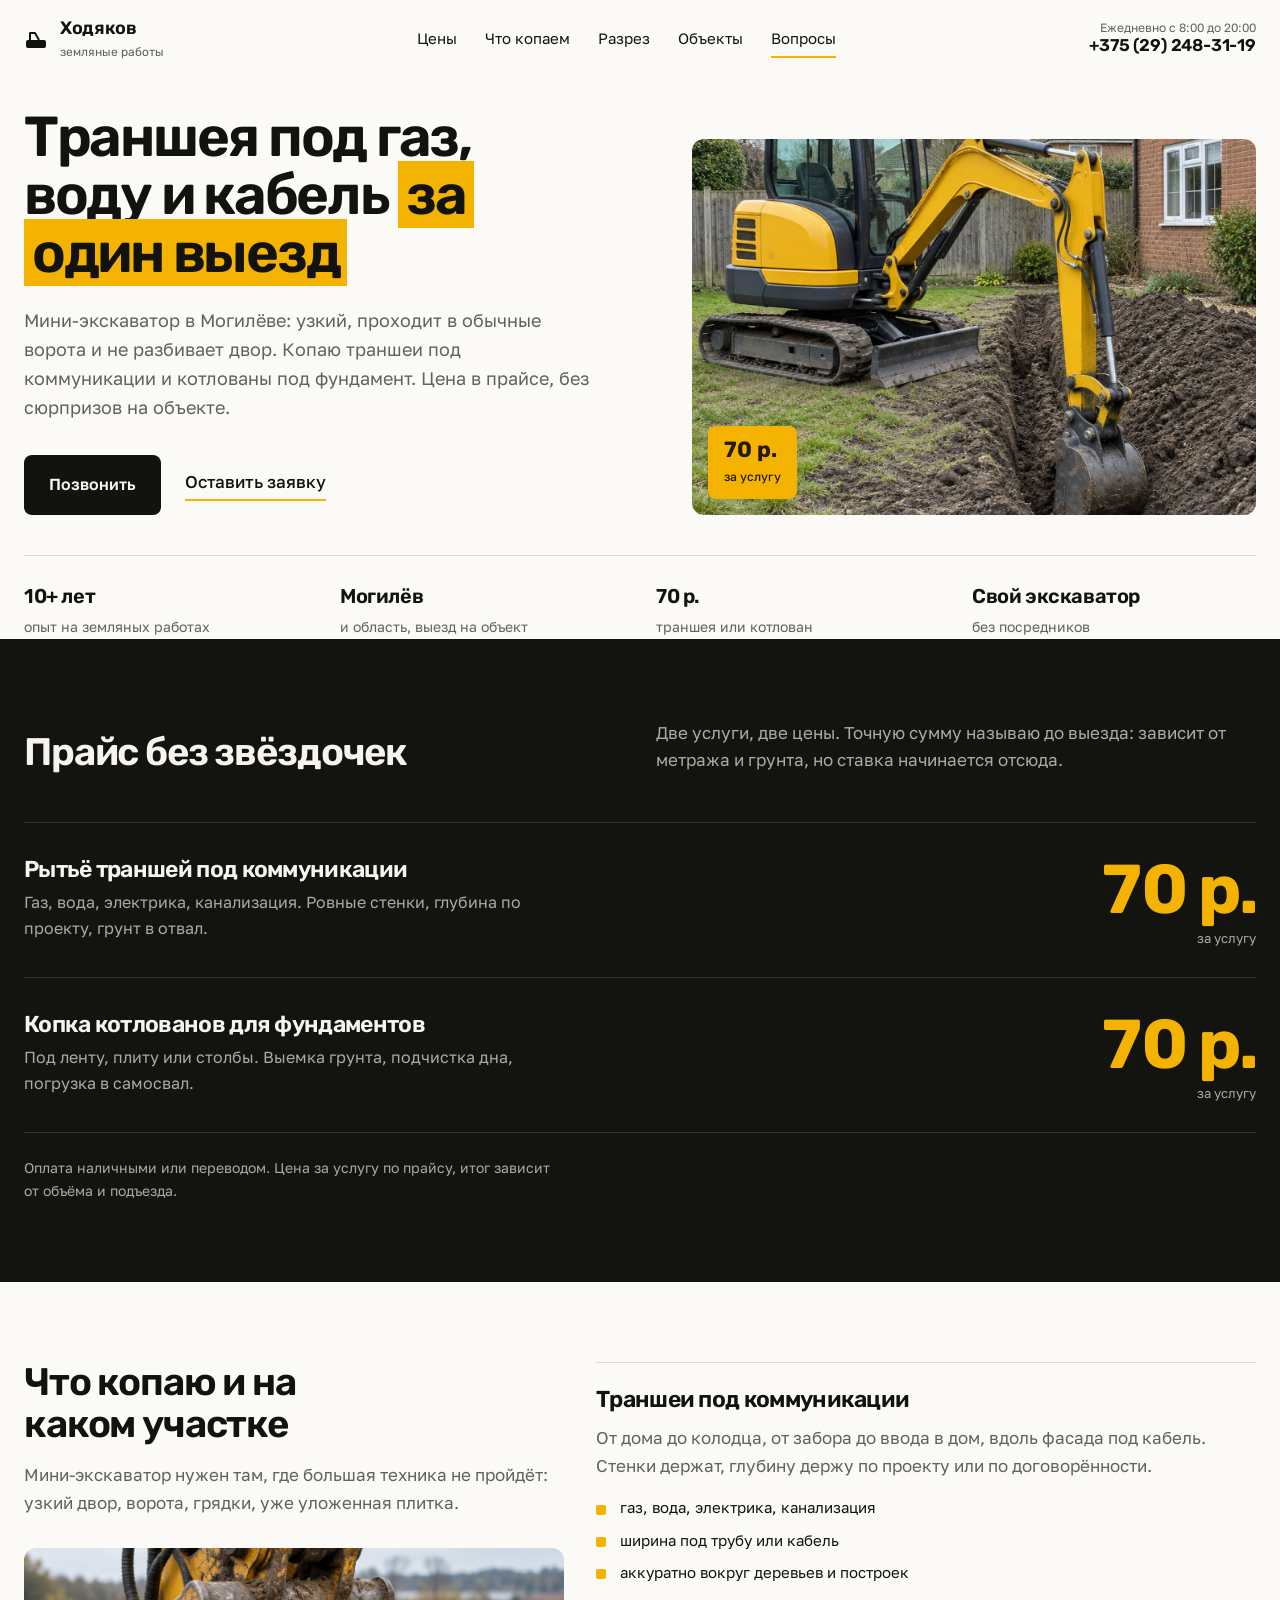
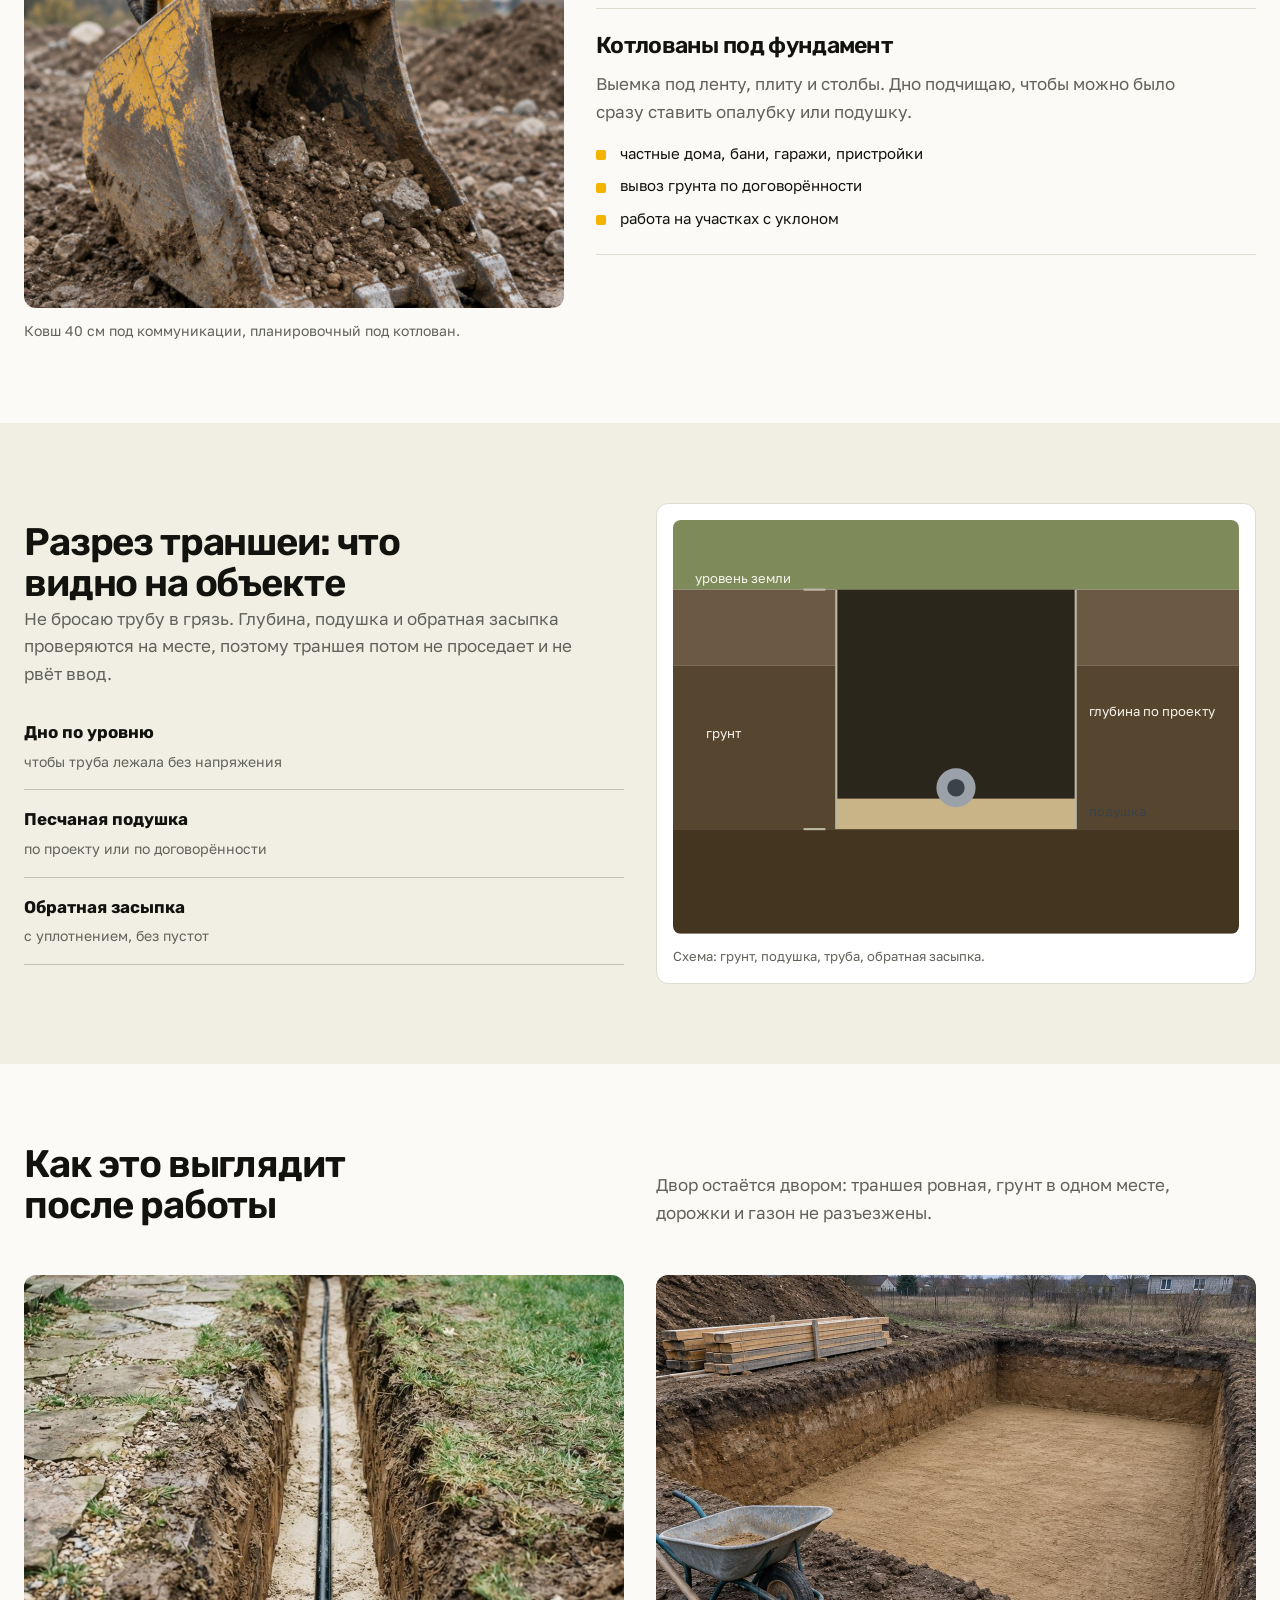
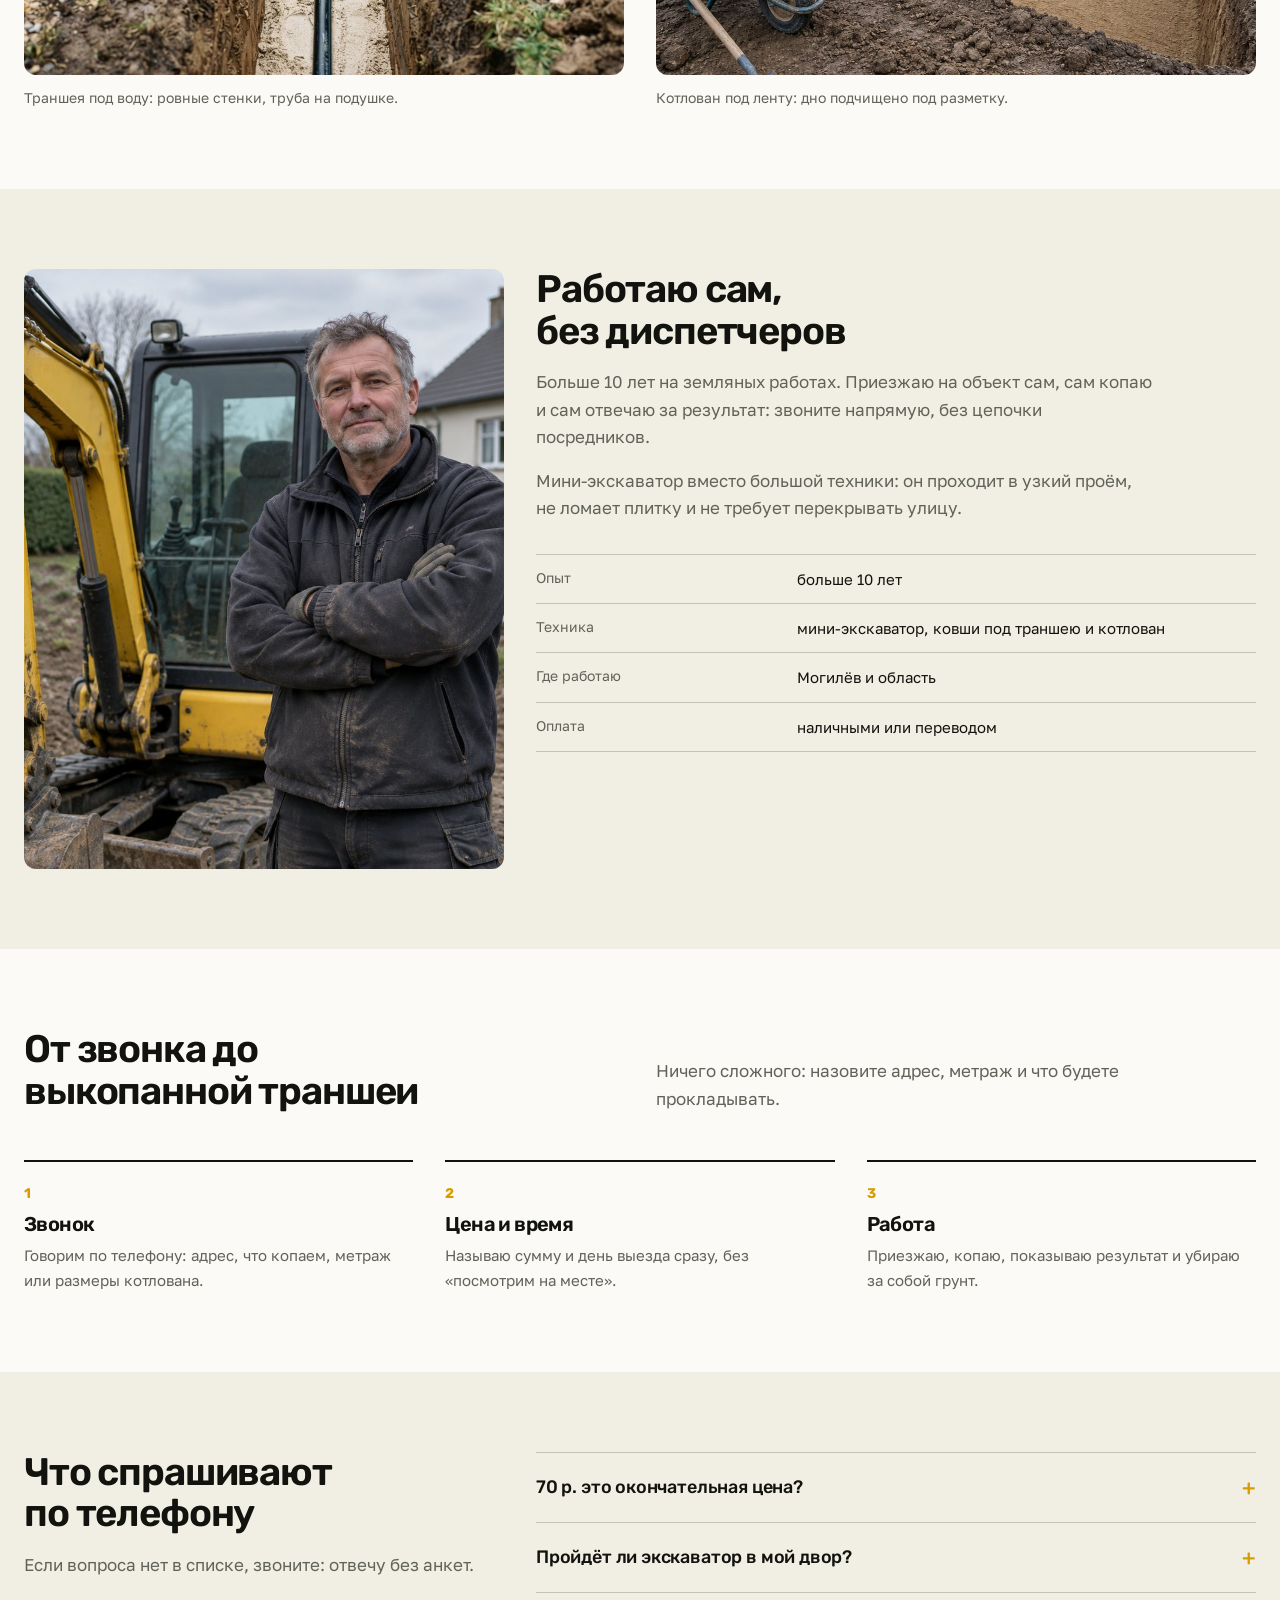
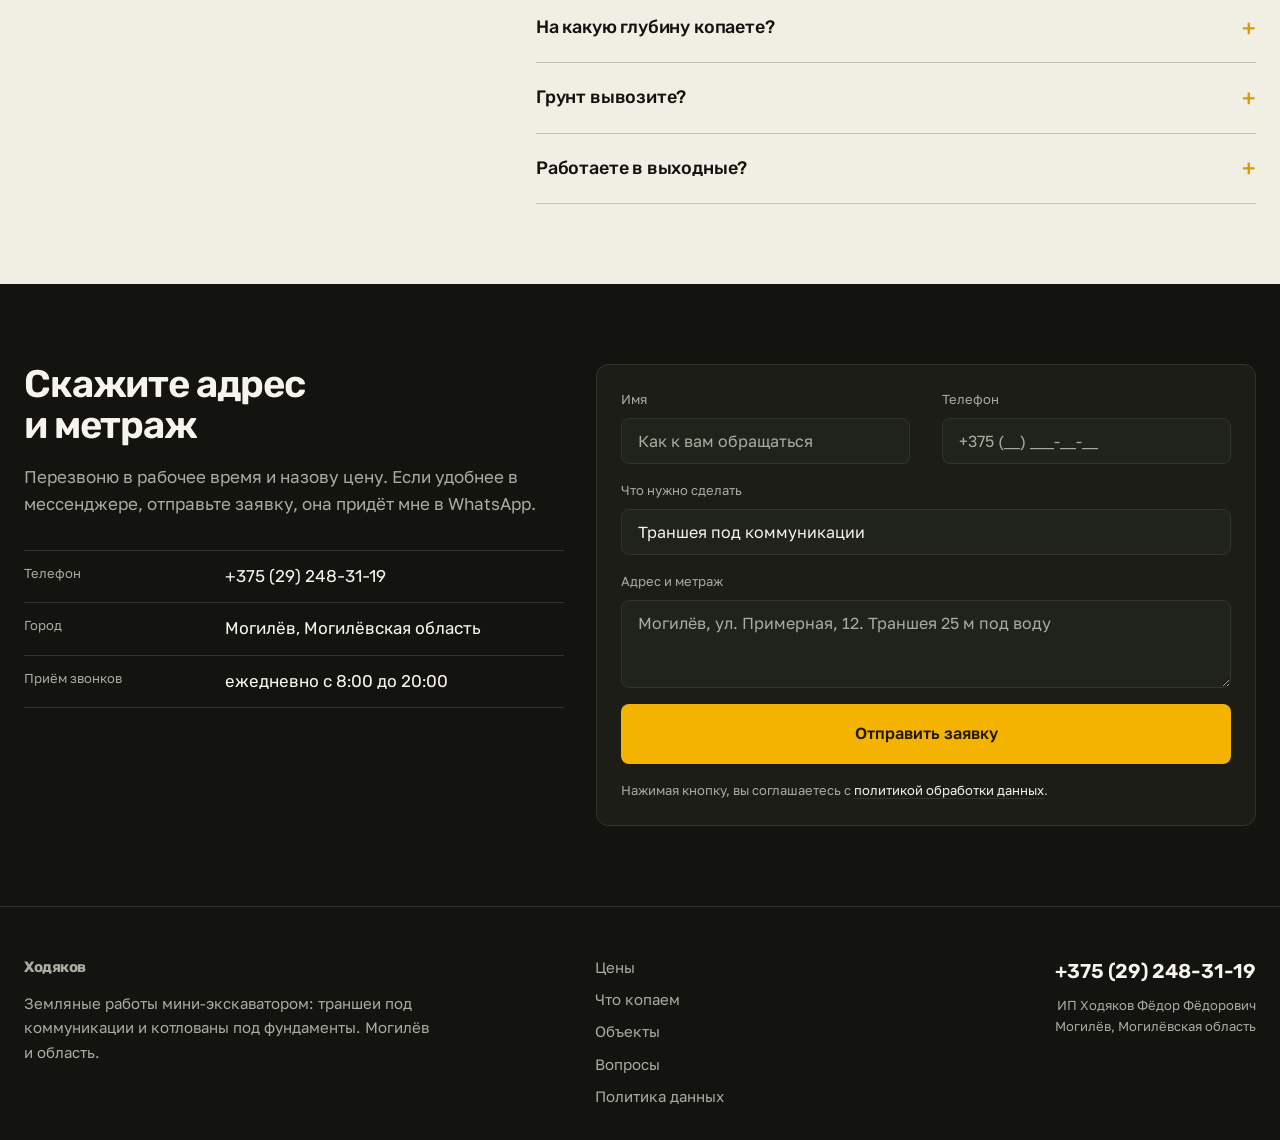
<file: index.html>
<!doctype html>
<html lang="ru">
<head>
<meta charset="utf-8">
<meta name="viewport" content="width=device-width, initial-scale=1">
<title>Земляные работы в Могилёве: траншеи и котлованы от 70 р. | ИП Ходяков</title>
<meta name="description" content="Мини-экскаватор в Могилёве: рытьё траншей под газ, воду и электрику, копка котлованов под фундамент. 70 р. за услугу, опыт больше 10 лет. Звоните: +375 (29) 248-31-19.">
<link rel="canonical" href="https://romjjjke.github.io/khodyakov/">
<meta name="theme-color" content="#F5B301">
<meta property="og:type" content="website">
<meta property="og:title" content="Земляные работы в Могилёве: траншеи и котлованы от 70 р.">
<meta property="og:description" content="Мини-экскаватор: траншеи под коммуникации и котлованы под фундамент. 70 р. за услугу. Могилёв и область.">
<meta property="og:url" content="https://romjjjke.github.io/khodyakov/">
<meta property="og:image" content="https://romjjjke.github.io/khodyakov/assets/img/dig.jpg">
<meta property="og:locale" content="ru_BY">
<link rel="icon" href="favicon.svg" type="image/svg+xml">
<link rel="preconnect" href="https://fonts.googleapis.com">
<link rel="preconnect" href="https://fonts.gstatic.com" crossorigin>
<link href="https://fonts.googleapis.com/css2?family=Golos+Text:wght@400;500;600&family=Rubik:wght@500;600;700&display=swap" rel="stylesheet">
<link rel="stylesheet" href="assets/css/style.css">
<script type="application/ld+json">
{
  "@context": "https://schema.org",
  "@type": "LocalBusiness",
  "name": "ИП Ходяков Фёдор Фёдорович, земляные работы",
  "description": "Мини-экскаватор: рытьё траншей под коммуникации, копка котлованов под фундаменты.",
  "telephone": "+375292483119",
  "url": "https://romjjjke.github.io/khodyakov/",
  "image": "https://romjjjke.github.io/khodyakov/assets/img/dig.jpg",
  "priceRange": "от 70 BYN",
  "address": {"@type": "PostalAddress", "addressLocality": "Могилёв", "addressRegion": "Могилёвская область", "addressCountry": "BY"},
  "areaServed": "Могилёв и Могилёвская область",
  "openingHours": "Mo-Su 08:00-20:00"
}
</script>
</head>
<body>
<a class="skip" href="#main">К содержанию</a>

<header class="header" id="header">
  <div class="wrap header__inner">
    <a class="brand" href="#top" aria-label="Ходяков, земляные работы, на главную">
      <svg class="brand__mark" width="24" height="24" viewBox="0 0 24 24" aria-hidden="true"><rect x="2" y="14" width="20" height="8" rx="2" fill="currentColor"/><path d="M6 14V7h5l4 7" fill="none" stroke="currentColor" stroke-width="2" stroke-linejoin="round"/></svg>
      <span class="brand__text">Ходяков <b>земляные работы</b></span>
    </a>
    <nav class="nav" id="nav" aria-label="Основная навигация">
      <a href="#ceny">Цены</a>
      <a href="#kopaem">Что копаем</a>
      <a href="#razrez">Разрез</a>
      <a href="#obekty">Объекты</a>
      <a href="#voprosy">Вопросы</a>
    </nav>
    <div class="header__actions">
      <a class="header__phone" href="tel:+375292483119">
        <span class="header__phone-label">Ежедневно с 8:00 до 20:00</span>
        <span class="header__phone-number">+375 (29) 248-31-19</span>
      </a>
      <button class="burger" id="burger" type="button" aria-expanded="false" aria-controls="menu" aria-label="Открыть меню">
        <span></span><span></span><span></span>
      </button>
    </div>
  </div>
</header>

<div class="menu" id="menu" hidden>
  <nav class="menu__nav" aria-label="Меню">
    <a href="#ceny">Цены</a>
    <a href="#kopaem">Что копаем</a>
    <a href="#razrez">Разрез траншеи</a>
    <a href="#obekty">Объекты</a>
    <a href="#voprosy">Вопросы</a>
    <a href="#zayavka">Заявка</a>
  </nav>
  <a class="menu__phone" href="tel:+375292483119">+375 (29) 248-31-19</a>
</div>

<main id="main">

  <section class="hero" id="top">
    <div class="wrap hero__grid">
      <div class="hero__copy">
        <h1 class="hero__title">Траншея под газ, воду и кабель <span class="hero__title-mark">за один выезд</span></h1>
        <p class="hero__lede">
          Мини-экскаватор в Могилёве: узкий, проходит в обычные ворота и не
          разбивает двор. Копаю траншеи под коммуникации и котлованы под
          фундамент. Цена в прайсе, без сюрпризов на объекте.
        </p>
        <div class="hero__actions">
          <a class="btn btn--ink" href="tel:+375292483119">Позвонить</a>
          <a class="link-arrow" href="#zayavka">Оставить заявку</a>
        </div>
      </div>
      <figure class="hero__media">
        <img src="assets/img/dig.jpg" width="1400" height="933" alt="Мини-экскаватор копает траншею во дворе частного дома" fetchpriority="high" decoding="async">
        <span class="sticker">70 р.<br><i>за услугу</i></span>
      </figure>
    </div>
    <div class="wrap">
      <ul class="facts">
        <li><b>10+ лет</b><span>опыт на земляных работах</span></li>
        <li><b>Могилёв</b><span>и область, выезд на объект</span></li>
        <li><b>70 р.</b><span>траншея или котлован</span></li>
        <li><b>Свой экскаватор</b><span>без посредников</span></li>
      </ul>
    </div>
  </section>

  <section class="section section--dark" id="ceny">
    <div class="wrap">
      <header class="head">
        <h2 class="head__title">Прайс без звёздочек</h2>
        <p class="head__text">Две услуги, две цены. Точную сумму называю до выезда: зависит от метража и грунта, но ставка начинается отсюда.</p>
      </header>
      <ul class="price">
        <li class="price__row">
          <div class="price__body">
            <h3>Рытьё траншей под коммуникации</h3>
            <p>Газ, вода, электрика, канализация. Ровные стенки, глубина по проекту, грунт в отвал.</p>
          </div>
          <p class="price__value">70 р.<span>за услугу</span></p>
        </li>
        <li class="price__row">
          <div class="price__body">
            <h3>Копка котлованов для фундаментов</h3>
            <p>Под ленту, плиту или столбы. Выемка грунта, подчистка дна, погрузка в самосвал.</p>
          </div>
          <p class="price__value">70 р.<span>за услугу</span></p>
        </li>
      </ul>
      <p class="price__note">Оплата наличными или переводом. Цена за услугу по прайсу, итог зависит от объёма и подъезда.</p>
    </div>
  </section>

  <section class="section" id="kopaem">
    <div class="wrap split">
      <div class="split__head">
        <h2 class="head__title">Что копаю и на каком участке</h2>
        <p class="head__text">Мини-экскаватор нужен там, где большая техника не пройдёт: узкий двор, ворота, грядки, уже уложенная плитка.</p>
        <figure class="split__figure">
          <img src="assets/img/bucket.jpg" width="1200" height="800" alt="Ковш мини-экскаватора с землёй" loading="lazy" decoding="async">
          <figcaption>Ковш 40 см под коммуникации, планировочный под котлован.</figcaption>
        </figure>
      </div>
      <div class="split__body">
        <article class="job">
          <h3>Траншеи под коммуникации</h3>
          <p>От дома до колодца, от забора до ввода в дом, вдоль фасада под кабель. Стенки держат, глубину держу по проекту или по договорённости.</p>
          <ul>
            <li>газ, вода, электрика, канализация</li>
            <li>ширина под трубу или кабель</li>
            <li>аккуратно вокруг деревьев и построек</li>
          </ul>
        </article>
        <article class="job">
          <h3>Котлованы под фундамент</h3>
          <p>Выемка под ленту, плиту и столбы. Дно подчищаю, чтобы можно было сразу ставить опалубку или подушку.</p>
          <ul>
            <li>частные дома, бани, гаражи, пристройки</li>
            <li>вывоз грунта по договорённости</li>
            <li>работа на участках с уклоном</li>
          </ul>
        </article>
      </div>
    </div>
  </section>

  <section class="section section--tint" id="razrez">
    <div class="wrap cut">
      <div class="cut__copy">
        <h2 class="head__title">Разрез траншеи: что видно на объекте</h2>
        <p class="head__text">Не бросаю трубу в грязь. Глубина, подушка и обратная засыпка проверяются на месте, поэтому траншея потом не проседает и не рвёт ввод.</p>
        <ol class="cut__list">
          <li><b>Дно по уровню</b><span>чтобы труба лежала без напряжения</span></li>
          <li><b>Песчаная подушка</b><span>по проекту или по договорённости</span></li>
          <li><b>Обратная засыпка</b><span>с уплотнением, без пустот</span></li>
        </ol>
      </div>
      <figure class="cut__figure">
        <svg viewBox="0 0 520 380" role="img" aria-label="Разрез траншеи: грунт, песчаная подушка, труба, обратная засыпка">
          <rect x="0" y="0" width="520" height="64" fill="var(--c-grass)"/>
          <rect x="0" y="64" width="520" height="70" fill="var(--c-soil-1)"/>
          <rect x="0" y="134" width="520" height="150" fill="var(--c-soil-2)"/>
          <rect x="0" y="284" width="520" height="96" fill="var(--c-soil-3)"/>
          <rect x="150" y="64" width="220" height="220" fill="var(--c-trench)"/>
          <rect x="150" y="256" width="220" height="28" fill="var(--c-sand)"/>
          <circle cx="260" cy="246" r="18" fill="var(--c-pipe)"/>
          <circle cx="260" cy="246" r="8" fill="var(--c-pipe-in)"/>
          <line x1="150" y1="64" x2="150" y2="284" stroke="var(--c-mark)" stroke-width="2"/>
          <line x1="370" y1="64" x2="370" y2="284" stroke="var(--c-mark)" stroke-width="2"/>
          <line x1="120" y1="64" x2="140" y2="64" stroke="var(--c-mark)" stroke-width="2"/>
          <line x1="120" y1="284" x2="140" y2="284" stroke="var(--c-mark)" stroke-width="2"/>
          <text class="cut__label" x="20" y="58">уровень земли</text>
          <text class="cut__label" x="382" y="180">глубина по проекту</text>
          <text class="cut__label" x="382" y="272">подушка</text>
          <text class="cut__label" x="30" y="200">грунт</text>
        </svg>
        <figcaption>Схема: грунт, подушка, труба, обратная засыпка.</figcaption>
      </figure>
    </div>
  </section>

  <section class="section" id="obekty">
    <div class="wrap">
      <header class="head">
        <h2 class="head__title">Как это выглядит после работы</h2>
        <p class="head__text">Двор остаётся двором: траншея ровная, грунт в одном месте, дорожки и газон не разъезжены.</p>
      </header>
      <div class="gallery">
        <figure class="gallery__item">
          <img src="assets/img/trench.jpg" width="1200" height="800" alt="Готовая траншея с уложенной трубой" loading="lazy" decoding="async">
          <figcaption>Траншея под воду: ровные стенки, труба на подушке.</figcaption>
        </figure>
        <figure class="gallery__item">
          <img src="assets/img/pit.jpg" width="1200" height="800" alt="Котлован под фундамент с зачищенным дном" loading="lazy" decoding="async">
          <figcaption>Котлован под ленту: дно подчищено под разметку.</figcaption>
        </figure>
      </div>
    </div>
  </section>

  <section class="section section--tint" id="o-nas">
    <div class="wrap about">
      <figure class="about__media">
        <img src="assets/img/owner.jpg" width="900" height="1000" alt="Фёдор Ходяков рядом с мини-экскаватором" loading="lazy" decoding="async">
      </figure>
      <div class="about__body">
        <h2 class="head__title">Работаю сам, без диспетчеров</h2>
        <p>Больше 10 лет на земляных работах. Приезжаю на объект сам, сам копаю и сам отвечаю за результат: звоните напрямую, без цепочки посредников.</p>
        <p>Мини-экскаватор вместо большой техники: он проходит в узкий проём, не ломает плитку и не требует перекрывать улицу.</p>
        <dl class="fact-list">
          <div><dt>Опыт</dt><dd>больше 10 лет</dd></div>
          <div><dt>Техника</dt><dd>мини-экскаватор, ковши под траншею и котлован</dd></div>
          <div><dt>Где работаю</dt><dd>Могилёв и область</dd></div>
          <div><dt>Оплата</dt><dd>наличными или переводом</dd></div>
        </dl>
      </div>
    </div>
  </section>

  <section class="section" id="kak">
    <div class="wrap">
      <header class="head">
        <h2 class="head__title">От звонка до выкопанной траншеи</h2>
        <p class="head__text">Ничего сложного: назовите адрес, метраж и что будете прокладывать.</p>
      </header>
      <ol class="steps">
        <li><b>1</b><h3>Звонок</h3><p>Говорим по телефону: адрес, что копаем, метраж или размеры котлована.</p></li>
        <li><b>2</b><h3>Цена и время</h3><p>Называю сумму и день выезда сразу, без «посмотрим на месте».</p></li>
        <li><b>3</b><h3>Работа</h3><p>Приезжаю, копаю, показываю результат и убираю за собой грунт.</p></li>
      </ol>
    </div>
  </section>

  <section class="section section--tint" id="voprosy">
    <div class="wrap faq">
      <div class="faq__head">
        <h2 class="head__title">Что спрашивают по телефону</h2>
        <p class="head__text">Если вопроса нет в списке, звоните: отвечу без анкет.</p>
      </div>
      <div class="faq__list">
        <details class="faq__item"><summary>70 р. это окончательная цена?</summary><p>70 р. стоит услуга по прайсу. Итог зависит от метража, глубины и грунта: сумму называю до выезда, после не меняю.</p></details>
        <details class="faq__item"><summary>Пройдёт ли экскаватор в мой двор?</summary><p>Мини-экскаватор рассчитан на узкие проезды и ворота. Скажите ширину проезда, и я скажу точно, заедет он или нет.</p></details>
        <details class="faq__item"><summary>На какую глубину копаете?</summary><p>Глубину держу по проекту или по вашей договорённости с газовой и водопроводной службой. Скажете цифру, выкопаю ровно столько.</p></details>
        <details class="faq__item"><summary>Грунт вывозите?</summary><p>Грунт складываю в отвал рядом с траншеей. Вывоз обсудим отдельно: зависит от объёма и куда везти.</p></details>
        <details class="faq__item"><summary>Работаете в выходные?</summary><p>Да, принимаю звонки и выезжаю ежедневно с 8:00 до 20:00.</p></details>
      </div>
    </div>
  </section>

  <section class="section section--dark" id="zayavka">
    <div class="wrap contact">
      <div class="contact__body">
        <h2 class="contact__title">Скажите адрес и метраж</h2>
        <p class="contact__text">Перезвоню в рабочее время и назову цену. Если удобнее в мессенджере, отправьте заявку, она придёт мне в WhatsApp.</p>
        <ul class="contact__meta">
          <li><span>Телефон</span><a href="tel:+375292483119">+375 (29) 248-31-19</a></li>
          <li><span>Город</span><p>Могилёв, Могилёвская область</p></li>
          <li><span>Приём звонков</span><p>ежедневно с 8:00 до 20:00</p></li>
        </ul>
      </div>
      <form class="form" id="lead-form" novalidate>
        <div class="form__row">
          <label class="field">
            <span>Имя</span>
            <input type="text" name="name" autocomplete="name" placeholder="Как к вам обращаться" required>
          </label>
          <label class="field">
            <span>Телефон</span>
            <input type="tel" name="phone" autocomplete="tel" inputmode="tel" placeholder="+375 (__) ___-__-__" required>
          </label>
        </div>
        <label class="field">
          <span>Что нужно сделать</span>
          <select name="work">
            <option value="Траншея под коммуникации">Траншея под коммуникации</option>
            <option value="Котлован под фундамент">Котлован под фундамент</option>
            <option value="Другое">Другое, расскажу по телефону</option>
          </select>
        </label>
        <label class="field">
          <span>Адрес и метраж</span>
          <textarea name="place" rows="3" placeholder="Могилёв, ул. Примерная, 12. Траншея 25 м под воду"></textarea>
        </label>
        <button class="btn btn--accent" type="submit">Отправить заявку</button>
        <p class="form__note">Нажимая кнопку, вы соглашаетесь с <a href="politika.html">политикой обработки данных</a>.</p>
        <div class="form__success" id="form-success" hidden>
          <strong>Заявка собрана</strong>
          <p>Сейчас открою WhatsApp с готовым сообщением. Если не открылось, позвоните: +375 (29) 248-31-19.</p>
          <div class="form__success-actions">
            <a class="btn btn--accent" id="wa-link" href="https://wa.me/375292483119" target="_blank" rel="noopener">Открыть WhatsApp</a>
            <a class="btn btn--ghost" href="tel:+375292483119">Позвонить</a>
          </div>
        </div>
      </form>
    </div>
  </section>
</main>

<footer class="footer">
  <div class="wrap footer__inner">
    <div class="footer__brand">
      <p class="footer__name">Ходяков</p>
      <p>Земляные работы мини-экскаватором: траншеи под коммуникации и котлованы под фундаменты. Могилёв и область.</p>
    </div>
    <nav class="footer__nav" aria-label="Разделы">
      <a href="#ceny">Цены</a>
      <a href="#kopaem">Что копаем</a>
      <a href="#obekty">Объекты</a>
      <a href="#voprosy">Вопросы</a>
      <a href="politika.html">Политика данных</a>
    </nav>
    <div class="footer__contact">
      <a href="tel:+375292483119">+375 (29) 248-31-19</a>
      <p>ИП Ходяков Фёдор Фёдорович<br>Могилёв, Могилёвская область</p>
    </div>
  </div>
</footer>

<a class="fab" href="tel:+375292483119">Позвонить</a>
<script src="assets/js/main.js" defer></script>
</body>
</html>
</file>
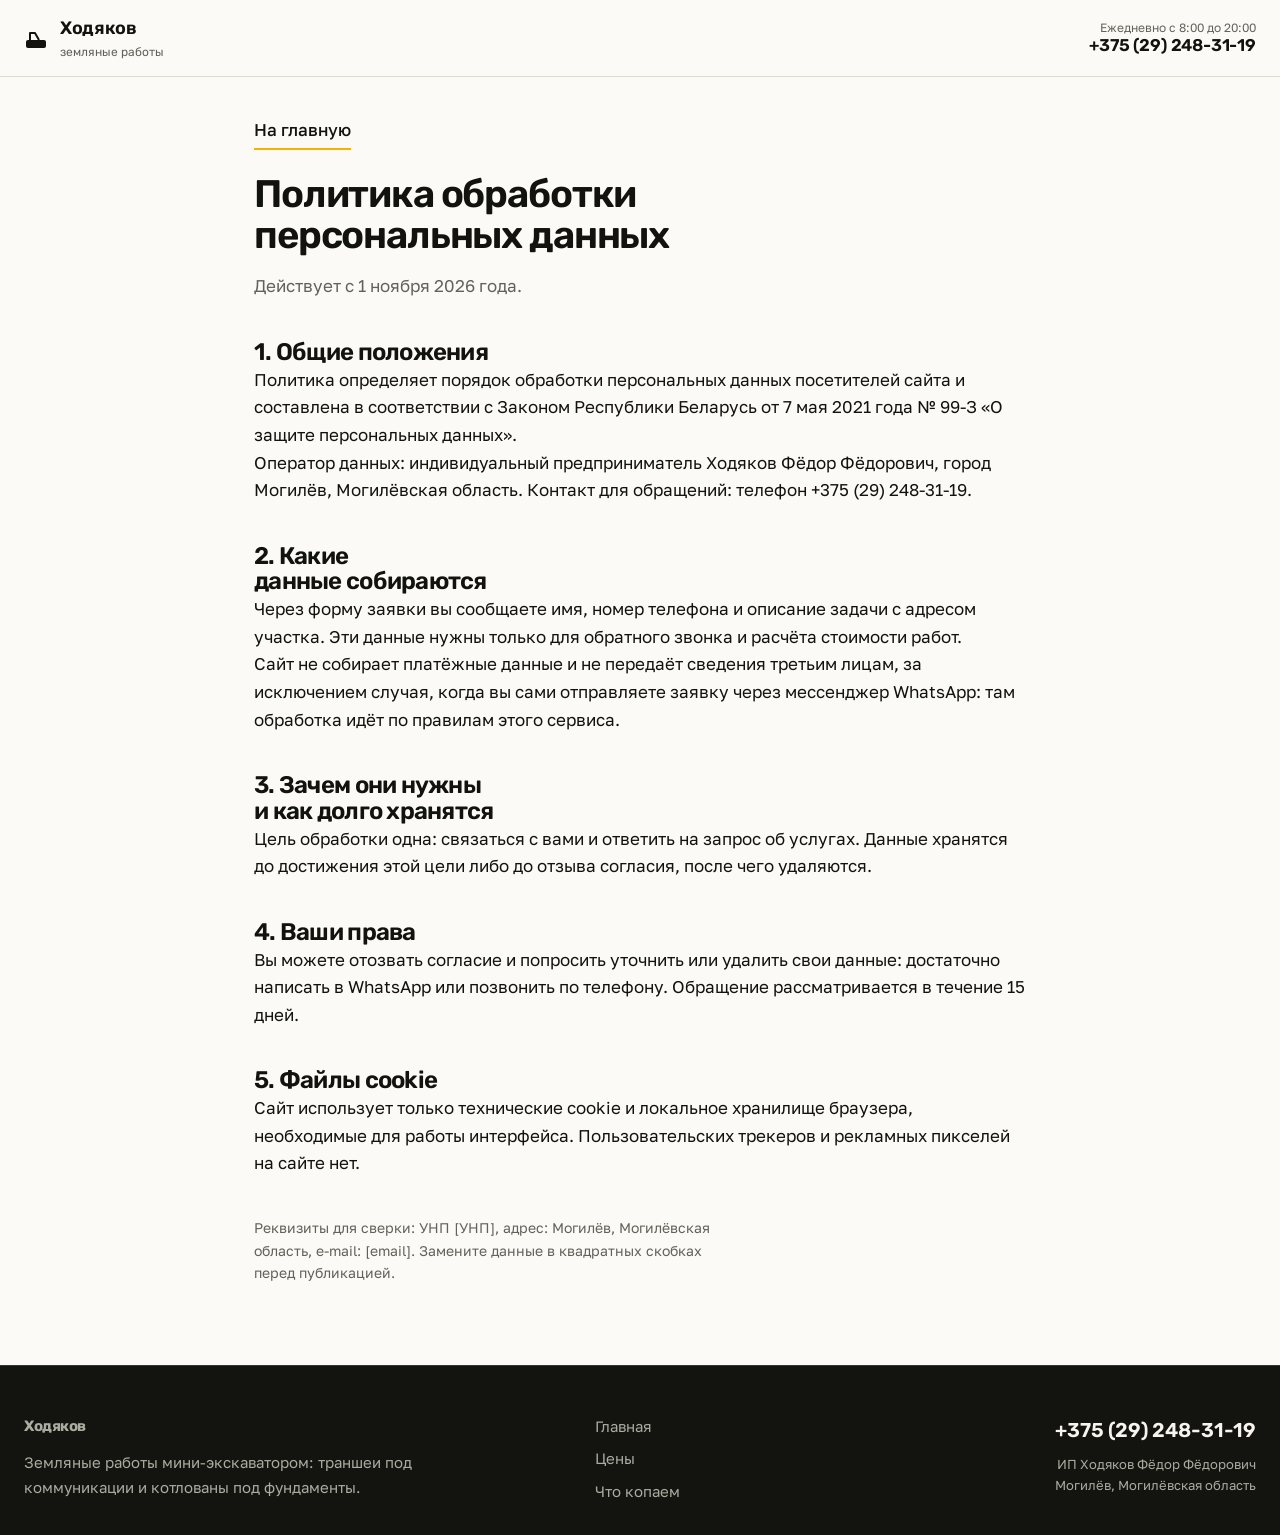
<file: politika.html>
<!doctype html>
<html lang="ru">
<head>
<meta charset="utf-8">
<meta name="viewport" content="width=device-width, initial-scale=1">
<title>Политика обработки персональных данных: ИП Ходяков</title>
<meta name="robots" content="noindex">
<meta name="description" content="Как ИП Ходяков обрабатывает персональные данные: какие сведения собирает форма заявки, зачем они нужны, сколько хранятся и как отозвать согласие.">
<meta name="theme-color" content="#F5B301">
<link rel="icon" href="favicon.svg" type="image/svg+xml">
<link href="https://fonts.googleapis.com/css2?family=Golos+Text:wght@400;500;600&family=Rubik:wght@500;600;700&display=swap" rel="stylesheet">
<link rel="stylesheet" href="assets/css/style.css">
</head>
<body>
<header class="header is-scrolled">
  <div class="wrap header__inner">
    <a class="brand" href="index.html" aria-label="Ходяков, на главную">
      <svg class="brand__mark" width="24" height="24" viewBox="0 0 24 24" aria-hidden="true"><rect x="2" y="14" width="20" height="8" rx="2" fill="currentColor"/><path d="M6 14V7h5l4 7" fill="none" stroke="currentColor" stroke-width="2" stroke-linejoin="round"/></svg>
      <span class="brand__text">Ходяков <b>земляные работы</b></span>
    </a>
    <div class="header__actions">
      <a class="header__phone" href="tel:+375292483119">
        <span class="header__phone-label">Ежедневно с 8:00 до 20:00</span>
        <span class="header__phone-number">+375 (29) 248-31-19</span>
      </a>
    </div>
  </div>
</header>

<main class="section" style="padding-top:calc(var(--header-h) + var(--s-10))">
  <div class="wrap" style="max-width:820px">
    <a class="link-arrow" href="index.html">На главную</a>
    <h1 class="head__title" style="margin-top:var(--s-6)">Политика обработки персональных данных</h1>
    <p class="head__text" style="margin-top:var(--s-4)">Действует с 1 ноября 2026 года.</p>

    <h2 class="head__title" style="font-size:24px;margin-top:var(--s-10)">1. Общие положения</h2>
    <p>Политика определяет порядок обработки персональных данных посетителей сайта и составлена в соответствии с Законом Республики Беларусь от 7 мая 2021 года № 99-З «О защите персональных данных».</p>
    <p>Оператор данных: индивидуальный предприниматель Ходяков Фёдор Фёдорович, город Могилёв, Могилёвская область. Контакт для обращений: телефон +375 (29) 248-31-19.</p>

    <h2 class="head__title" style="font-size:24px;margin-top:var(--s-10)">2. Какие данные собираются</h2>
    <p>Через форму заявки вы сообщаете имя, номер телефона и описание задачи с адресом участка. Эти данные нужны только для обратного звонка и расчёта стоимости работ.</p>
    <p>Сайт не собирает платёжные данные и не передаёт сведения третьим лицам, за исключением случая, когда вы сами отправляете заявку через мессенджер WhatsApp: там обработка идёт по правилам этого сервиса.</p>

    <h2 class="head__title" style="font-size:24px;margin-top:var(--s-10)">3. Зачем они нужны и как долго хранятся</h2>
    <p>Цель обработки одна: связаться с вами и ответить на запрос об услугах. Данные хранятся до достижения этой цели либо до отзыва согласия, после чего удаляются.</p>

    <h2 class="head__title" style="font-size:24px;margin-top:var(--s-10)">4. Ваши права</h2>
    <p>Вы можете отозвать согласие и попросить уточнить или удалить свои данные: достаточно написать в WhatsApp или позвонить по телефону. Обращение рассматривается в течение 15 дней.</p>

    <h2 class="head__title" style="font-size:24px;margin-top:var(--s-10)">5. Файлы cookie</h2>
    <p>Сайт использует только технические cookie и локальное хранилище браузера, необходимые для работы интерфейса. Пользовательских трекеров и рекламных пикселей на сайте нет.</p>

    <p class="head__text" style="margin-top:var(--s-10);font-size:14px">Реквизиты для сверки: УНП [УНП], адрес: Могилёв, Могилёвская область, e-mail: [email]. Замените данные в квадратных скобках перед публикацией.</p>
  </div>
</main>

<footer class="footer">
  <div class="wrap footer__inner">
    <div class="footer__brand">
      <p class="footer__name">Ходяков</p>
      <p>Земляные работы мини-экскаватором: траншеи под коммуникации и котлованы под фундаменты.</p>
    </div>
    <nav class="footer__nav" aria-label="Разделы">
      <a href="index.html">Главная</a>
      <a href="index.html#ceny">Цены</a>
      <a href="index.html#kopaem">Что копаем</a>
    </nav>
    <div class="footer__contact">
      <a href="tel:+375292483119">+375 (29) 248-31-19</a>
      <p>ИП Ходяков Фёдор Фёдорович<br>Могилёв, Могилёвская область</p>
    </div>
  </div>
</footer>
<script src="assets/js/main.js" defer></script>
</body>
</html>
</file>
<file: assets/css/style.css>
/* Hallmark · pre-emit critique: P4 H4 E4 S4 R3 V4 · weakest: R, handled by one signal yellow and hard hairlines. */
/* Ходяков. Земляные работы, Могилёв */

:root{
  --c-paper:#FBFAF6;
  --c-tint:#F1EFE3;
  --c-surface:#FFFFFF;
  --c-ink:#12130F;
  --c-ink-2:#1C1E17;
  --c-dark:#131410;
  --c-line:#DEDCD0;
  --c-line-strong:#C4C2B4;
  --c-line-dark:#33352C;
  --c-muted:#61635A;
  --c-on-dark:#F6F4EC;
  --c-on-dark-muted:#A9AC9F;
  --c-yellow:#F5B301;
  --c-yellow-deep:#D89C00;
  --c-yellow-soft:#FCEBBB;
  --c-yellow-ink:#241A00;
  --c-grass:#7E8A5A;
  --c-soil-1:#6B5943;
  --c-soil-2:#57462F;
  --c-soil-3:#43351F;
  --c-trench:#2B261C;
  --c-sand:#C8B487;
  --c-pipe:#9AA1A8;
  --c-pipe-in:#3B4248;
  --c-mark:#B9B6A4;
  --c-field:#1B1D16;
  --c-field-2:#20231B;
  --c-danger:#D2685A;
  --c-shadow:rgba(18,19,15,.18);
  --c-overlay:rgba(19,20,16,.55);

  --font-display:"Rubik","Golos Text",system-ui,sans-serif;
  --font-body:"Golos Text",system-ui,sans-serif;

  --s-1:4px; --s-2:8px; --s-3:12px; --s-4:16px; --s-5:20px; --s-6:24px;
  --s-7:28px; --s-8:32px; --s-9:36px; --s-10:40px; --s-12:48px; --s-14:56px;
  --s-16:64px; --s-20:80px; --s-24:96px; --s-30:120px;

  --wrap:1320px;
  --pad:24px;
  --col-gap:32px;
  --r-1:4px; --r-2:8px; --r-3:12px; --r-4:16px;
  --header-h:76px;
  --ease:cubic-bezier(.22,.61,.36,1);
}

*,*::before,*::after{box-sizing:border-box}
html{overflow-x:clip;scroll-behavior:smooth;-webkit-text-size-adjust:100%}
@media (prefers-reduced-motion:reduce){html{scroll-behavior:auto}}
body{
  margin:0;overflow-x:clip;
  background:var(--c-paper);color:var(--c-ink);
  font-family:var(--font-body);font-size:17px;line-height:1.62;
  -webkit-font-smoothing:antialiased;
  text-rendering:optimizeLegibility;
}
img{display:block;max-width:100%;height:auto}
h1,h2,h3,h4{font-family:var(--font-display);margin:0;line-height:1.08;letter-spacing:-.03em;font-weight:600;text-wrap:balance}
p{margin:0}
a{color:inherit;text-decoration:none}
ul,ol{margin:0;padding:0;list-style:none}
button{font:inherit;color:inherit;background:none;border:0;cursor:pointer}
:focus-visible{outline:2px solid var(--c-ink);outline-offset:3px;border-radius:var(--r-1)}
.section--dark :focus-visible{outline-color:var(--c-yellow)}
::selection{background:var(--c-yellow);color:var(--c-yellow-ink)}

.wrap{width:100%;max-width:var(--wrap);margin:0 auto;padding-inline:var(--pad)}
.skip{position:absolute;left:-9999px;top:0;background:var(--c-ink);color:var(--c-on-dark);padding:var(--s-3) var(--s-4);border-radius:0 0 var(--r-2) 0;z-index:60}
.skip:focus{left:0}

/* ---------- Header ---------- */
.header{position:fixed;inset:0 0 auto;z-index:50;background:var(--c-paper);border-bottom:1px solid transparent;transition:border-color .25s var(--ease)}
.header.is-scrolled{border-bottom-color:var(--c-line)}
.header__inner{display:flex;align-items:center;justify-content:space-between;gap:var(--s-6);height:var(--header-h)}
.brand{display:flex;align-items:center;gap:var(--s-3);min-width:0}
.brand__mark{color:var(--c-ink);flex:none}
.brand__text{font-family:var(--font-display);font-weight:600;font-size:18px;letter-spacing:-.02em;white-space:nowrap}
.brand__text b{display:block;font-weight:400;font-size:12px;letter-spacing:0;color:var(--c-muted)}
.nav{display:flex;gap:var(--s-7)}
.nav a{font-size:15px;color:var(--c-ink);position:relative;padding-block:var(--s-2)}
.nav a::after{content:"";position:absolute;left:0;bottom:0;width:100%;height:2px;background:var(--c-yellow);transform:scaleX(0);transform-origin:left;transition:transform .3s var(--ease)}
.nav a:hover::after,.nav a.is-active::after{transform:scaleX(1)}
.nav a:active{color:var(--c-yellow-deep)}
.header__actions{display:flex;align-items:center;gap:var(--s-4)}
.header__phone{display:flex;flex-direction:column;text-align:right;line-height:1.25}
.header__phone-label{font-size:12px;color:var(--c-muted)}
.header__phone-number{font-family:var(--font-display);font-weight:600;font-size:17px;letter-spacing:-.01em}
.header__phone:hover .header__phone-number{color:var(--c-yellow-deep)}
.burger{display:none;width:44px;height:44px;border:1px solid var(--c-line-strong);border-radius:var(--r-2);align-items:center;justify-content:center;flex-direction:column;gap:4px}
.burger span{display:block;width:18px;height:2px;background:var(--c-ink);transition:transform .25s var(--ease),opacity .2s var(--ease)}
.burger:active{background:var(--c-tint)}
body.nav-open .burger span:nth-child(1){transform:translateY(7px) rotate(45deg)}
body.nav-open .burger span:nth-child(2){opacity:0}
body.nav-open .burger span:nth-child(3){transform:translateY(-7px) rotate(-45deg)}

/* ---------- Menu ---------- */
.menu{position:fixed;inset:var(--header-h) 0 0;z-index:45;background:var(--c-paper);padding:var(--s-8) var(--pad) var(--s-12);display:flex;flex-direction:column;gap:var(--s-8);overflow-y:auto}
.menu[hidden]{display:none}
.menu__nav{display:flex;flex-direction:column;gap:var(--s-2)}
.menu__nav a{font-family:var(--font-display);font-size:28px;font-weight:500;letter-spacing:-.02em;padding-block:var(--s-2);border-bottom:1px solid var(--c-line)}
.menu__nav a:active{color:var(--c-yellow-deep)}
.menu__phone{font-family:var(--font-display);font-size:22px;font-weight:600;color:var(--c-yellow-deep)}

/* ---------- Buttons ---------- */
.btn{display:inline-flex;align-items:center;justify-content:center;gap:var(--s-2);font-family:var(--font-body);font-weight:600;font-size:16px;padding:var(--s-4) var(--s-6);border-radius:var(--r-2);border:1px solid transparent;transition:background-color .2s var(--ease),color .2s var(--ease),border-color .2s var(--ease);cursor:pointer}
.btn:active{transform:translateY(1px)}
.btn--ink{background:var(--c-ink);color:var(--c-on-dark)}
.btn--ink:hover{background:var(--c-ink-2)}
.btn--accent{background:var(--c-yellow);color:var(--c-yellow-ink)}
.btn--accent:hover{background:var(--c-yellow-deep)}
.btn--ghost{background:transparent;color:var(--c-on-dark);border-color:var(--c-line-dark)}
.btn--ghost:hover{border-color:var(--c-on-dark)}
.btn:disabled{background:var(--c-tint);color:var(--c-muted);border-color:var(--c-line);cursor:not-allowed}
.link-arrow{display:inline-flex;align-items:center;gap:var(--s-2);font-weight:500;border-bottom:2px solid var(--c-yellow);padding-bottom:var(--s-1)}
.link-arrow:hover{color:var(--c-yellow-deep)}
.link-arrow:active{color:var(--c-yellow-deep)}

/* ---------- Hero ---------- */
.hero{padding-top:calc(var(--header-h) + var(--s-8));padding-bottom:0}
.hero__grid{display:grid;grid-template-columns:minmax(0,1.06fr) minmax(0,.94fr);gap:var(--col-gap);align-items:end}
.hero__title{font-size:clamp(34px,4.4vw,64px);line-height:1.03;letter-spacing:-.04em;max-width:15ch}
.hero__title-mark{display:inline;background:var(--c-yellow);padding-inline:.14em;box-decoration-break:clone;-webkit-box-decoration-break:clone}
.hero__lede{margin-top:var(--s-6);max-width:52ch;color:var(--c-muted);font-size:clamp(16px,.4vw + 14px,18px)}
.hero__actions{display:flex;align-items:center;gap:var(--s-6);margin-top:var(--s-8);flex-wrap:wrap}
.hero__media{position:relative;margin:0}
.hero__media img{width:100%;aspect-ratio:3/2;object-fit:cover;border-radius:var(--r-3)}
.sticker{position:absolute;left:var(--s-4);bottom:var(--s-4);background:var(--c-yellow);color:var(--c-yellow-ink);font-family:var(--font-display);font-weight:700;font-size:22px;line-height:1.1;padding:var(--s-3) var(--s-4);border-radius:var(--r-2);box-shadow:0 8px 24px -12px var(--c-shadow)}
.sticker i{font-style:normal;font-family:var(--font-body);font-weight:500;font-size:12px}
.facts{display:grid;grid-template-columns:repeat(4,minmax(0,1fr));gap:var(--col-gap);margin-top:var(--s-10);border-top:1px solid var(--c-line);padding-top:var(--s-6)}
.facts li{display:flex;flex-direction:column;gap:var(--s-1)}
.facts b{font-family:var(--font-display);font-size:20px;font-weight:600;letter-spacing:-.02em}
.facts span{font-size:14px;color:var(--c-muted)}

/* ---------- Sections ---------- */
.section{padding-block:var(--s-20)}
.section--tint{background:var(--c-tint)}
.section--dark{background:var(--c-dark);color:var(--c-on-dark)}
.head{display:grid;grid-template-columns:minmax(0,1fr) minmax(0,1fr);gap:var(--col-gap);align-items:end;margin-bottom:var(--s-12)}
.head__title{font-size:clamp(26px,3vw,44px);max-width:18ch}
.head__text{color:var(--c-muted);max-width:52ch;font-size:17px}
.section--dark .head__text{color:var(--c-on-dark-muted)}
.section--dark .head__title{color:var(--c-on-dark)}

/* ---------- Price board ---------- */
.price{border-top:1px solid var(--c-line-dark)}
.price__row{display:grid;grid-template-columns:minmax(0,1fr) auto;gap:var(--col-gap);align-items:center;padding-block:var(--s-8);border-bottom:1px solid var(--c-line-dark)}
.price__body h3{font-size:clamp(20px,1.8vw,26px);color:var(--c-on-dark);font-variant-numeric:tabular-nums}
.price__body p{margin-top:var(--s-2);color:var(--c-on-dark-muted);max-width:52ch;font-size:16px}
.price__value{font-family:var(--font-display);font-weight:700;font-size:clamp(44px,5.4vw,84px);line-height:1;letter-spacing:-.04em;color:var(--c-yellow);font-variant-numeric:tabular-nums;white-space:nowrap;text-align:right}
.price__value span{display:block;font-family:var(--font-body);font-weight:400;font-size:13px;letter-spacing:0;color:var(--c-on-dark-muted);margin-top:var(--s-2)}
.price__note{margin-top:var(--s-6);color:var(--c-on-dark-muted);font-size:14px;max-width:60ch}

/* ---------- Split / jobs ---------- */
.split{display:grid;grid-template-columns:minmax(0,.9fr) minmax(0,1.1fr);gap:var(--col-gap);align-items:start}
.split__head .head__text{margin-top:var(--s-4)}
.split__figure{margin:var(--s-8) 0 0}
.split__figure img{width:100%;aspect-ratio:3/2;object-fit:cover;border-radius:var(--r-3)}
.split__figure figcaption{margin-top:var(--s-3);font-size:14px;color:var(--c-muted)}
.job{padding-block:var(--s-6);border-top:1px solid var(--c-line)}
.job:last-child{border-bottom:1px solid var(--c-line)}
.job h3{font-size:clamp(20px,1.8vw,26px)}
.job p{margin-top:var(--s-3);color:var(--c-muted);max-width:56ch}
.job ul{margin-top:var(--s-4);display:flex;flex-direction:column;gap:var(--s-2)}
.job li{position:relative;padding-left:var(--s-6);font-size:15px}
.job li::before{content:"";position:absolute;left:0;top:.62em;width:10px;height:10px;background:var(--c-yellow);border-radius:2px}

/* ---------- Cutaway ---------- */
.cut{display:grid;grid-template-columns:minmax(0,1fr) minmax(0,1fr);gap:var(--col-gap);align-items:center}
.cut__list{margin-top:var(--s-8);display:flex;flex-direction:column;gap:var(--s-4)}
.cut__list li{display:flex;flex-direction:column;gap:var(--s-1);padding-bottom:var(--s-4);border-bottom:1px solid var(--c-line-strong)}
.cut__list b{font-family:var(--font-display);font-size:17px}
.cut__list span{font-size:14px;color:var(--c-muted)}
.cut__figure{margin:0;background:var(--c-surface);border:1px solid var(--c-line);border-radius:var(--r-3);padding:var(--s-4)}
.cut__figure svg{width:100%;height:auto;display:block;border-radius:var(--r-2)}
.cut__figure figcaption{margin-top:var(--s-3);font-size:13px;color:var(--c-muted)}
.cut__label{font-family:var(--font-body);font-size:12px;fill:var(--c-on-dark)}
.cut__figure svg text.cut__label:nth-of-type(3){fill:var(--c-pipe-in)}
.cut__figure svg text.cut__label:nth-of-type(4){fill:var(--c-on-dark)}

/* ---------- Gallery ---------- */
.gallery{display:grid;grid-template-columns:repeat(2,minmax(0,1fr));gap:var(--col-gap)}
.gallery__item{margin:0}
.gallery__item img{width:100%;aspect-ratio:3/2;object-fit:cover;border-radius:var(--r-3)}
.gallery__item figcaption{margin-top:var(--s-3);font-size:14px;color:var(--c-muted);max-width:52ch}

/* ---------- About ---------- */
.about{display:grid;grid-template-columns:minmax(0,.8fr) minmax(0,1.2fr);gap:var(--col-gap);align-items:start}
.about__media{margin:0}
.about__media img{width:100%;aspect-ratio:4/5;object-fit:cover;border-radius:var(--r-3)}
.about__body p{margin-top:var(--s-4);color:var(--c-muted);max-width:56ch}
.fact-list{margin-top:var(--s-8);display:flex;flex-direction:column;gap:0}
.fact-list>div{display:grid;grid-template-columns:minmax(0,.5fr) minmax(0,1fr);gap:var(--col-gap);padding-block:var(--s-3);border-top:1px solid var(--c-line-strong)}
.fact-list>div:last-child{border-bottom:1px solid var(--c-line-strong)}
.fact-list dt{font-size:14px;color:var(--c-muted)}
.fact-list dd{margin:0;font-size:15px}

/* ---------- Steps ---------- */
.steps{display:grid;grid-template-columns:repeat(3,minmax(0,1fr));gap:var(--col-gap)}
.steps li{border-top:2px solid var(--c-ink);padding-top:var(--s-4)}
.steps b{font-family:var(--font-display);font-size:14px;color:var(--c-yellow-deep)}
.steps h3{font-size:20px;margin-top:var(--s-2)}
.steps p{margin-top:var(--s-2);color:var(--c-muted);font-size:15px;max-width:46ch}

/* ---------- FAQ ---------- */
.faq{display:grid;grid-template-columns:minmax(0,.8fr) minmax(0,1.2fr);gap:var(--col-gap);align-items:start}
.faq__head{position:sticky;top:calc(var(--header-h) + var(--s-8))}
.faq__head .head__text{margin-top:var(--s-4)}
.faq__list{display:flex;flex-direction:column}
.faq__item{border-top:1px solid var(--c-line-strong)}
.faq__item:last-child{border-bottom:1px solid var(--c-line-strong)}
.faq__item summary{cursor:pointer;list-style:none;padding-block:var(--s-5);font-family:var(--font-display);font-size:18px;font-weight:500;letter-spacing:-.01em;display:flex;justify-content:space-between;gap:var(--s-4);align-items:center}
.faq__item summary::-webkit-details-marker{display:none}
.faq__item summary::after{content:"+";font-size:22px;color:var(--c-yellow-deep);line-height:1}
.faq__item[open] summary::after{content:"–"}
.faq__item summary:hover{color:var(--c-yellow-deep)}
.faq__item summary:active{color:var(--c-yellow-deep)}
.faq__item p{padding-bottom:var(--s-5);color:var(--c-muted);max-width:66ch;font-size:16px}

/* ---------- Contact / form ---------- */
.contact{display:grid;grid-template-columns:minmax(0,.9fr) minmax(0,1.1fr);gap:var(--col-gap);align-items:start}
.contact__title{font-size:clamp(26px,3vw,44px);color:var(--c-on-dark);max-width:16ch}
.contact__text{margin-top:var(--s-4);color:var(--c-on-dark-muted);max-width:52ch}
.contact__meta{margin-top:var(--s-8);display:flex;flex-direction:column}
.contact__meta li{display:grid;grid-template-columns:minmax(0,.5fr) minmax(0,1fr);gap:var(--col-gap);padding-block:var(--s-3);border-top:1px solid var(--c-line-dark)}
.contact__meta li:last-child{border-bottom:1px solid var(--c-line-dark)}
.contact__meta span{font-size:13px;color:var(--c-on-dark-muted)}
.contact__meta a,.contact__meta p{font-family:var(--font-display);font-size:17px;color:var(--c-on-dark);margin:0}
.contact__meta a:hover{color:var(--c-yellow)}
.contact__meta a:active{color:var(--c-yellow-deep)}
.form{background:var(--c-field);border:1px solid var(--c-line-dark);border-radius:var(--r-3);padding:var(--s-6);display:flex;flex-direction:column;gap:var(--s-4)}
.form__row{display:grid;grid-template-columns:repeat(2,minmax(0,1fr));gap:var(--col-gap)}
.field{display:flex;flex-direction:column;gap:var(--s-2)}
.field>span{font-size:13px;color:var(--c-on-dark-muted)}
.field input,.field select,.field textarea{
  font-family:var(--font-body);font-size:16px;color:var(--c-on-dark);
  background:var(--c-field-2);border:1px solid var(--c-line-dark);border-radius:var(--r-2);
  padding:var(--s-3) var(--s-4);width:100%;transition:border-color .2s var(--ease);
  appearance:none;
}
.field textarea{resize:vertical;min-height:88px}
.field input::placeholder,.field textarea::placeholder{color:var(--c-on-dark-muted)}
.field select{background-image:none}
.field input:hover,.field select:hover,.field textarea:hover{border-color:var(--c-on-dark-muted)}
.field input:focus-visible,.field select:focus-visible,.field textarea:focus-visible{border-color:var(--c-yellow);outline-color:var(--c-yellow)}
.field input:disabled,.field textarea:disabled{opacity:.6;cursor:not-allowed}
.field__error{font-size:13px;color:var(--c-danger);margin:0}
.form__note{font-size:13px;color:var(--c-on-dark-muted);max-width:60ch}
.form__note a{color:var(--c-on-dark);border-bottom:1px solid var(--c-line-dark)}
.form__note a:hover{color:var(--c-yellow)}
.form__success{border-top:1px solid var(--c-line-dark);padding-top:var(--s-4);display:flex;flex-direction:column;gap:var(--s-3)}
.form__success[hidden]{display:none}
.form__success strong{font-family:var(--font-display);font-size:18px;color:var(--c-yellow)}
.form__success p{font-size:15px;color:var(--c-on-dark-muted);max-width:56ch}
.form__success-actions{display:flex;gap:var(--s-3);flex-wrap:wrap}

/* ---------- Footer ---------- */
.footer{background:var(--c-dark);color:var(--c-on-dark);border-top:1px solid var(--c-line-dark);padding-block:var(--s-12) var(--s-8)}
.footer__inner{display:grid;grid-template-columns:minmax(0,1.2fr) minmax(0,.6fr) minmax(0,.8fr);gap:var(--col-gap)}
.footer__name{font-family:var(--font-display);font-size:28px;font-weight:700;letter-spacing:-.03em;margin-bottom:var(--s-3)}
.footer__brand p{color:var(--c-on-dark-muted);font-size:15px;max-width:46ch}
.footer__nav{display:flex;flex-direction:column;gap:var(--s-2)}
.footer__nav a{font-size:15px;color:var(--c-on-dark-muted)}
.footer__nav a:hover{color:var(--c-yellow)}
.footer__nav a:active{color:var(--c-yellow-deep)}
.footer__contact{display:flex;flex-direction:column;gap:var(--s-2);text-align:right}
.footer__contact a{font-family:var(--font-display);font-size:20px;font-weight:600;color:var(--c-on-dark)}
.footer__contact a:hover{color:var(--c-yellow)}
.footer__contact p{font-size:13px;color:var(--c-on-dark-muted)}

/* ---------- FAB ---------- */
.fab{position:fixed;left:var(--s-4);right:var(--s-4);bottom:var(--s-4);z-index:40;display:none;align-items:center;justify-content:center;height:52px;background:var(--c-yellow);color:var(--c-yellow-ink);font-family:var(--font-body);font-weight:600;font-size:16px;border-radius:var(--r-2);box-shadow:0 12px 32px -16px var(--c-shadow)}
.fab:active{background:var(--c-yellow-deep)}

/* ---------- Reveal (CSS scroll-driven, no JS dependency) ---------- */
@media (prefers-reduced-motion:no-preference){
  @supports (animation-timeline:view()){
    .job,.gallery__item,.steps li,.faq__item,.price__row,.cut__figure,.about__media{
      animation:rise linear both;
      animation-timeline:view();
      animation-range:entry 6% cover 26%;
    }
  }
}
@keyframes rise{from{opacity:0;transform:translateY(16px)}to{opacity:1;transform:none}}

/* ---------- Responsive ---------- */
@media (max-width:1080px){
  .nav{display:none}
  .burger{display:flex}
  .hero__grid{grid-template-columns:minmax(0,1fr);gap:var(--s-8)}
  .hero__title{max-width:22ch}
  .facts{grid-template-columns:repeat(2,minmax(0,1fr));gap:var(--s-6)}
  .head,.split,.cut,.about,.faq,.contact{grid-template-columns:minmax(0,1fr)}
  .faq__head{position:static}
  .footer__inner{grid-template-columns:minmax(0,1fr);gap:var(--s-8)}
  .footer__contact{text-align:left}
  .steps{grid-template-columns:repeat(2,minmax(0,1fr))}
}
@media (max-width:820px){
  :root{--s-20:64px;--s-12:40px;--s-10:32px}
  .section{padding-block:var(--s-16)}
  .price__row{grid-template-columns:minmax(0,1fr);gap:var(--s-4)}
  .price__value{text-align:left}
  .steps{grid-template-columns:minmax(0,1fr)}
  .form__row{grid-template-columns:minmax(0,1fr)}
  .header__phone{display:none}
  .brand__text{font-size:16px}
  .fab{display:flex}
  .footer{padding-bottom:var(--s-24)}
}
@media (max-width:520px){
  .hero__title{font-size:clamp(28px,8.4vw,38px)}
  .facts{grid-template-columns:minmax(0,1fr);gap:var(--s-4)}
  .gallery{grid-template-columns:minmax(0,1fr)}
  .sticker{font-size:18px;padding:var(--s-2) var(--s-3)}
}
@media print{
  .header,.fab,.menu{display:none}
  body{background:var(--c-surface);color:var(--c-ink)}
}
</file>
